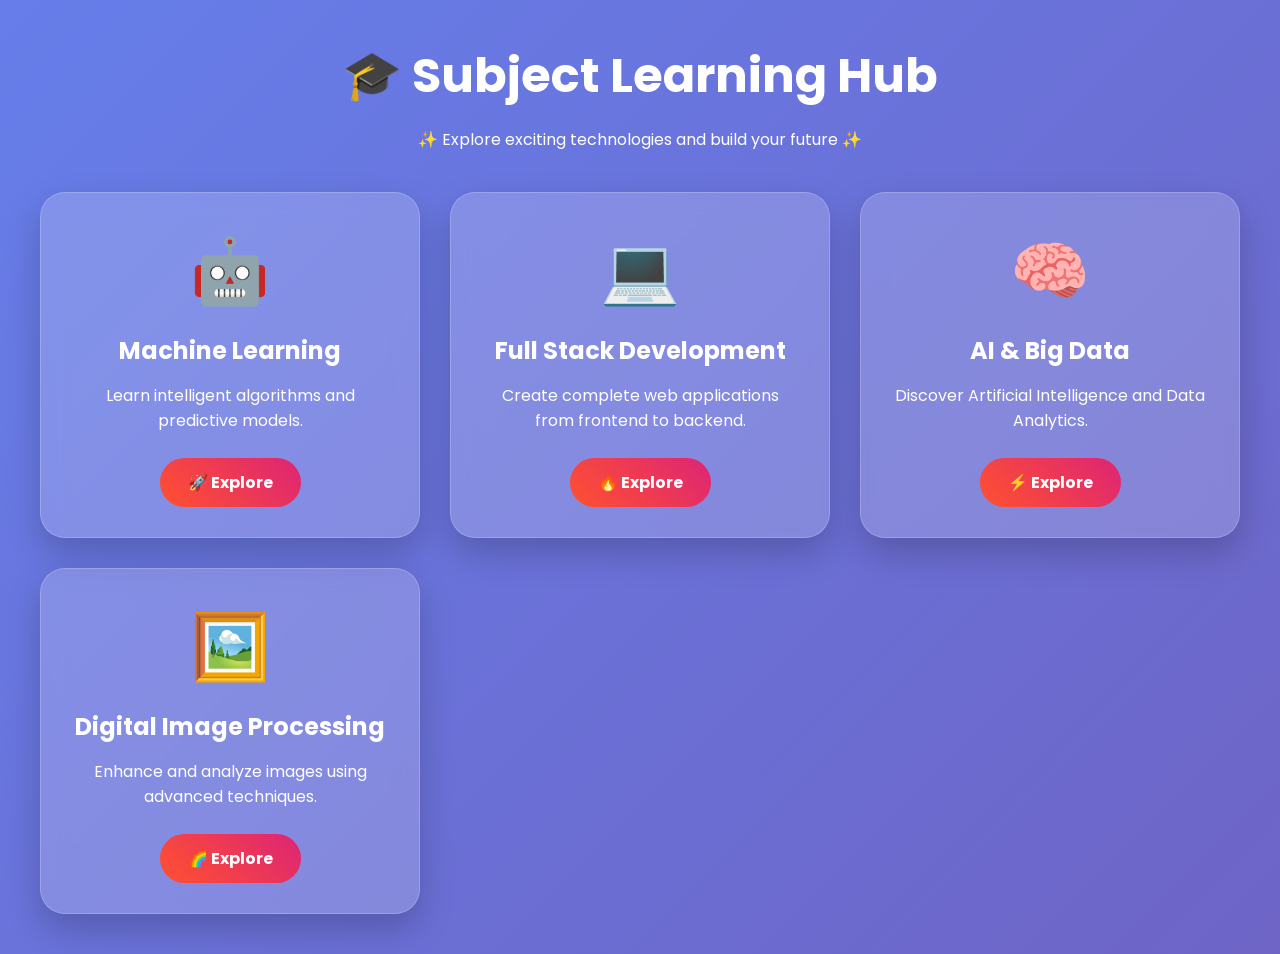
<file: index.html>
<!DOCTYPE html>
<html>
<head>
    <title>Subject Portal</title>
    <link rel="stylesheet" href="style.css">
</head>
<body>

<h1 class="title">🎓 Subject Learning Hub</h1>
<p class="subtitle">✨ Explore exciting technologies and build your future ✨</p>

<div class="container">

    <div class="card">
        <div class="emoji">🤖</div>
        <h2>Machine Learning</h2>
        <p>Learn intelligent algorithms and predictive models.</p>
        <a href="ml.html" class="btn">🚀 Explore</a>
    </div>

    <div class="card">
        <div class="emoji">💻</div>
        <h2>Full Stack Development</h2>
        <p>Create complete web applications from frontend to backend.</p>
        <a href="fullstack.html" class="btn">🔥 Explore</a>
    </div>

    <div class="card">
        <div class="emoji">🧠</div>
        <h2>AI & Big Data</h2>
        <p>Discover Artificial Intelligence and Data Analytics.</p>
        <a href="ai_bigdata.html" class="btn">⚡ Explore</a>
    </div>

    <div class="card">
        <div class="emoji">🖼️</div>
        <h2>Digital Image Processing</h2>
        <p>Enhance and analyze images using advanced techniques.</p>
        <a href="dip.html" class="btn">🌈 Explore</a>
    </div>

</div>

</body>
</html>
</file>
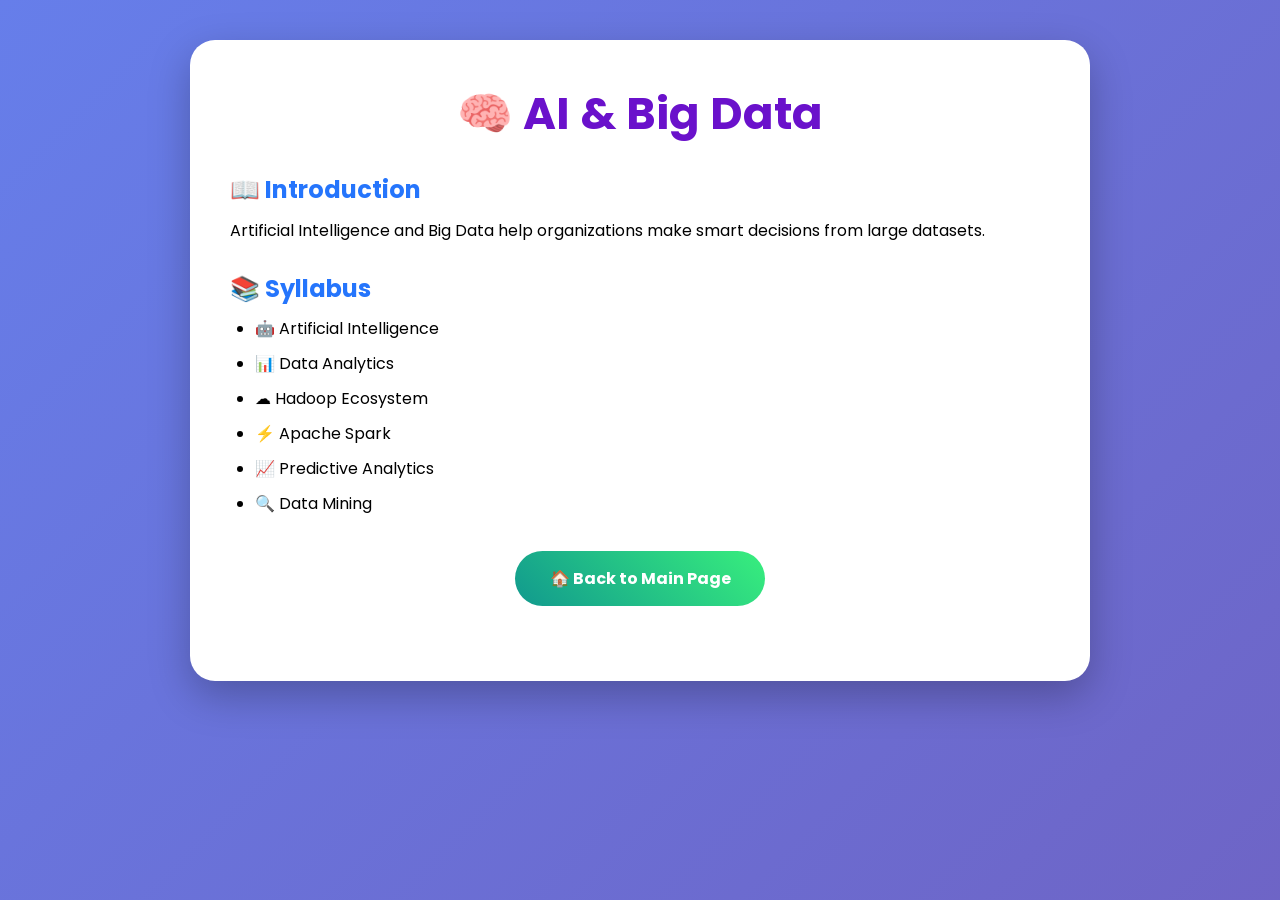
<file: ai_bigdata.html>
<!DOCTYPE html>
<html>
<head>
<title>AI & Big Data</title>
<link rel="stylesheet" href="style.css">
</head>
<body>

<div class="subject-card">

<h1 class="subject-title">🧠 AI & Big Data</h1>

<div class="section">
<h2>📖 Introduction</h2>
<p>
Artificial Intelligence and Big Data help organizations make
smart decisions from large datasets.
</p>
</div>

<div class="section">
<h2>📚 Syllabus</h2>
<ul>
<li>🤖 Artificial Intelligence</li>
<li>📊 Data Analytics</li>
<li>☁ Hadoop Ecosystem</li>
<li>⚡ Apache Spark</li>
<li>📈 Predictive Analytics</li>
<li>🔍 Data Mining</li>
</ul>
</div>

<a href="index.html" class="back-btn">🏠 Back to Main Page</a>

</div>

</body>
</html>
</file>
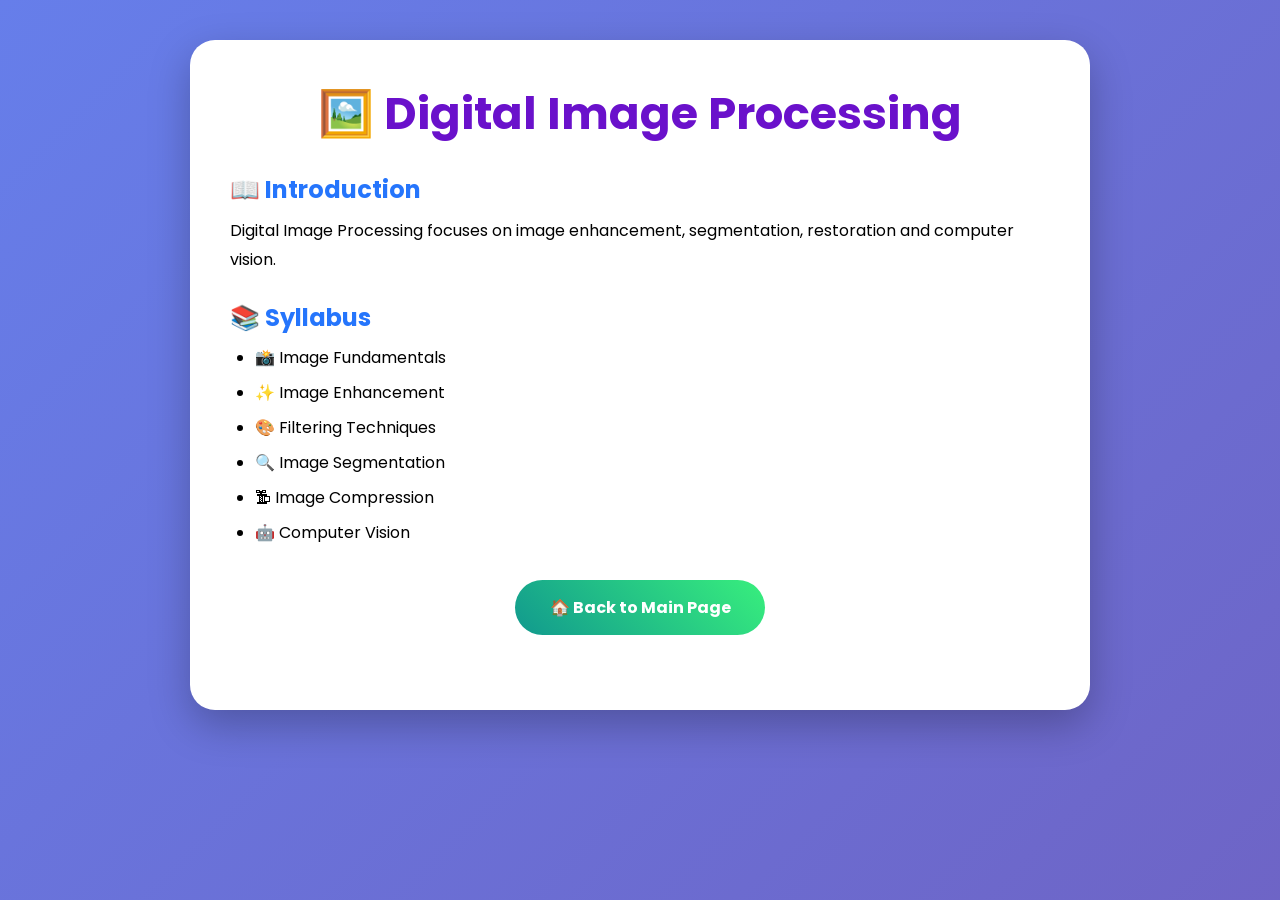
<file: dip.html>
<!DOCTYPE html>
<html>
<head>
<title>Digital Image Processing</title>
<link rel="stylesheet" href="style.css">
</head>
<body>

<div class="subject-card">

<h1 class="subject-title">🖼️ Digital Image Processing</h1>

<div class="section">
<h2>📖 Introduction</h2>
<p>
Digital Image Processing focuses on image enhancement,
segmentation, restoration and computer vision.
</p>
</div>

<div class="section">
<h2>📚 Syllabus</h2>
<ul>
<li>📸 Image Fundamentals</li>
<li>✨ Image Enhancement</li>
<li>🎨 Filtering Techniques</li>
<li>🔍 Image Segmentation</li>
<li>🗜 Image Compression</li>
<li>🤖 Computer Vision</li>
</ul>
</div>

<a href="index.html" class="back-btn">🏠 Back to Main Page</a>

</div>

</body>
</html>
</file>
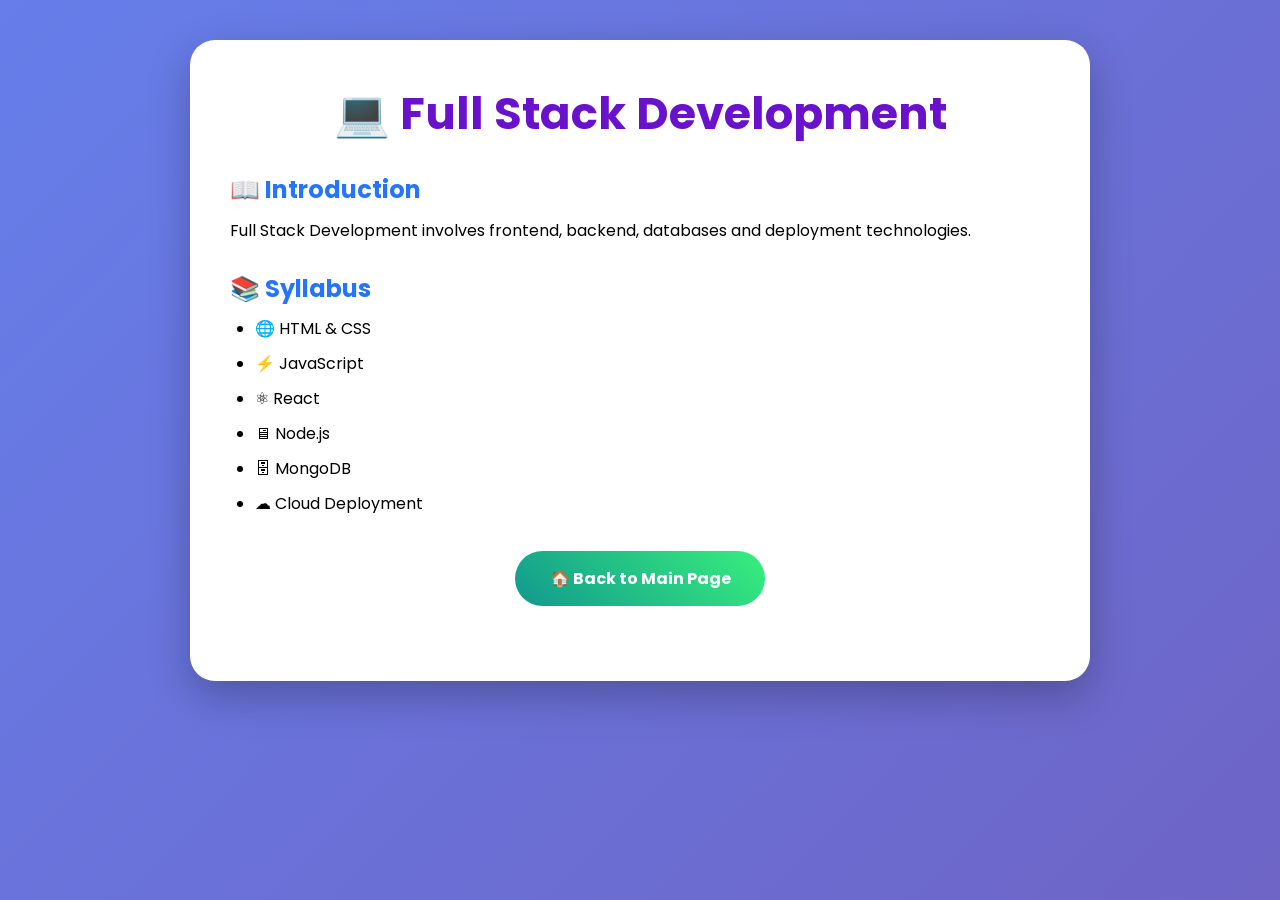
<file: fullstack.html>
<!DOCTYPE html>
<html>
<head>
<title>Full Stack Development</title>
<link rel="stylesheet" href="style.css">
</head>
<body>

<div class="subject-card">

<h1 class="subject-title">💻 Full Stack Development</h1>

<div class="section">
<h2>📖 Introduction</h2>
<p>
Full Stack Development involves frontend, backend,
databases and deployment technologies.
</p>
</div>

<div class="section">
<h2>📚 Syllabus</h2>
<ul>
<li>🌐 HTML & CSS</li>
<li>⚡ JavaScript</li>
<li>⚛ React</li>
<li>🖥 Node.js</li>
<li>🗄 MongoDB</li>
<li>☁ Cloud Deployment</li>
</ul>
</div>

<a href="index.html" class="back-btn">🏠 Back to Main Page</a>

</div>

</body>
</html>
</file>
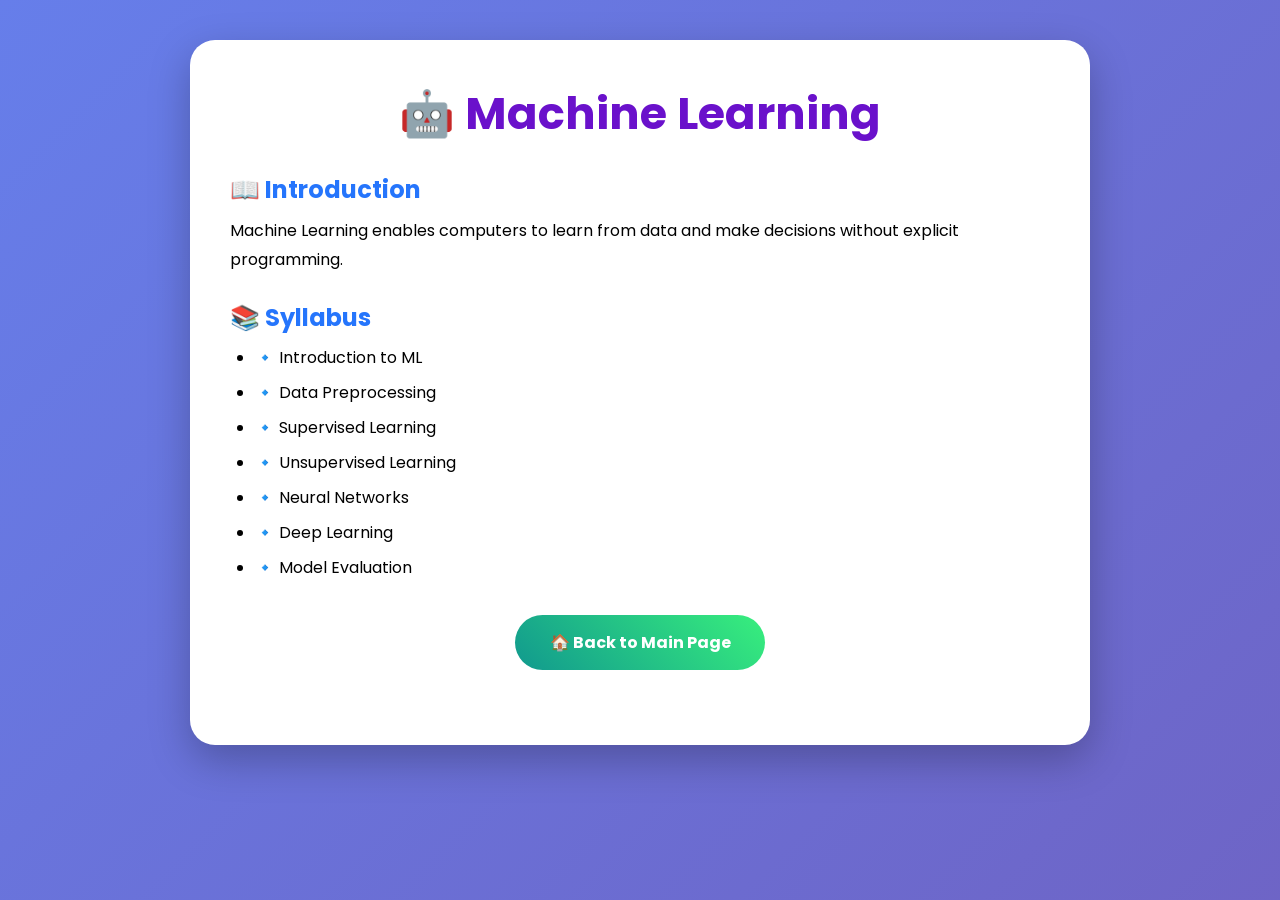
<file: ml.html>
<!DOCTYPE html>
<html>
<head>
    <title>Machine Learning</title>
    <link rel="stylesheet" href="style.css">
</head>
<body>

<div class="subject-card">

<h1 class="subject-title">🤖 Machine Learning</h1>

<div class="section">
<h2>📖 Introduction</h2>
<p>
Machine Learning enables computers to learn from data and make
decisions without explicit programming.
</p>
</div>

<div class="section">
<h2>📚 Syllabus</h2>
<ul>
<li>🔹 Introduction to ML</li>
<li>🔹 Data Preprocessing</li>
<li>🔹 Supervised Learning</li>
<li>🔹 Unsupervised Learning</li>
<li>🔹 Neural Networks</li>
<li>🔹 Deep Learning</li>
<li>🔹 Model Evaluation</li>
</ul>
</div>

<a href="index.html" class="back-btn">
🏠 Back to Main Page
</a>

</div>

</body>
</html>
</file>
<file: style.css>
/* Google Font */
@import url('https://fonts.googleapis.com/css2?family=Poppins:wght@300;400;600;700&display=swap');

*{
    margin:0;
    padding:0;
    box-sizing:border-box;
    font-family:'Poppins',sans-serif;
}

body{
    min-height:100vh;
    background:linear-gradient(135deg,#667eea,#764ba2,#ff758c);
    background-size:400% 400%;
    animation:gradientBG 10s ease infinite;
    padding:40px;
}

@keyframes gradientBG{
    0%{background-position:0% 50%;}
    50%{background-position:100% 50%;}
    100%{background-position:0% 50%;}
}

.title{
    text-align:center;
    color:white;
    font-size:3rem;
    margin-bottom:15px;
}

.subtitle{
    text-align:center;
    color:white;
    margin-bottom:40px;
}

.container{
    max-width:1300px;
    margin:auto;
    display:grid;
    grid-template-columns:repeat(auto-fit,minmax(280px,1fr));
    gap:30px;
}

.card{
    background:rgba(255,255,255,0.18);
    backdrop-filter:blur(12px);
    border-radius:25px;
    padding:30px;
    text-align:center;
    color:white;
    box-shadow:0 15px 35px rgba(0,0,0,0.2);
    transition:.4s;
    border:1px solid rgba(255,255,255,0.2);
}

.card:hover{
    transform:translateY(-12px) scale(1.05);
    box-shadow:0 20px 40px rgba(0,0,0,0.35);
}

.emoji{
    font-size:4rem;
    margin-bottom:15px;
}

.card h2{
    margin-bottom:15px;
}

.card p{
    margin-bottom:25px;
}

.btn{
    display:inline-block;
    text-decoration:none;
    color:white;
    font-weight:bold;
    padding:12px 28px;
    border-radius:50px;
    background:linear-gradient(45deg,#ff512f,#dd2476);
    transition:.3s;
}

.btn:hover{
    transform:scale(1.1);
    background:linear-gradient(45deg,#00c9ff,#92fe9d);
}

/* Subject Pages */

.subject-card{
    max-width:900px;
    margin:auto;
    background:white;
    border-radius:25px;
    padding:40px;
    box-shadow:0 15px 40px rgba(0,0,0,0.25);
}

.subject-title{
    text-align:center;
    color:#6a11cb;
    font-size:2.8rem;
    margin-bottom:20px;
}

.section{
    margin-top:25px;
}

.section h2{
    color:#2575fc;
    margin-bottom:10px;
}

.section p{
    line-height:1.8;
}

ul{
    margin-left:25px;
}

li{
    margin:10px 0;
}

.back-btn{
    display:block;
    width:250px;
    margin:35px auto;
    text-align:center;
    text-decoration:none;
    color:white;
    font-weight:bold;
    padding:15px;
    border-radius:50px;
    background:linear-gradient(45deg,#11998e,#38ef7d);
}

.back-btn:hover{
    transform:scale(1.05);
}
</file>
